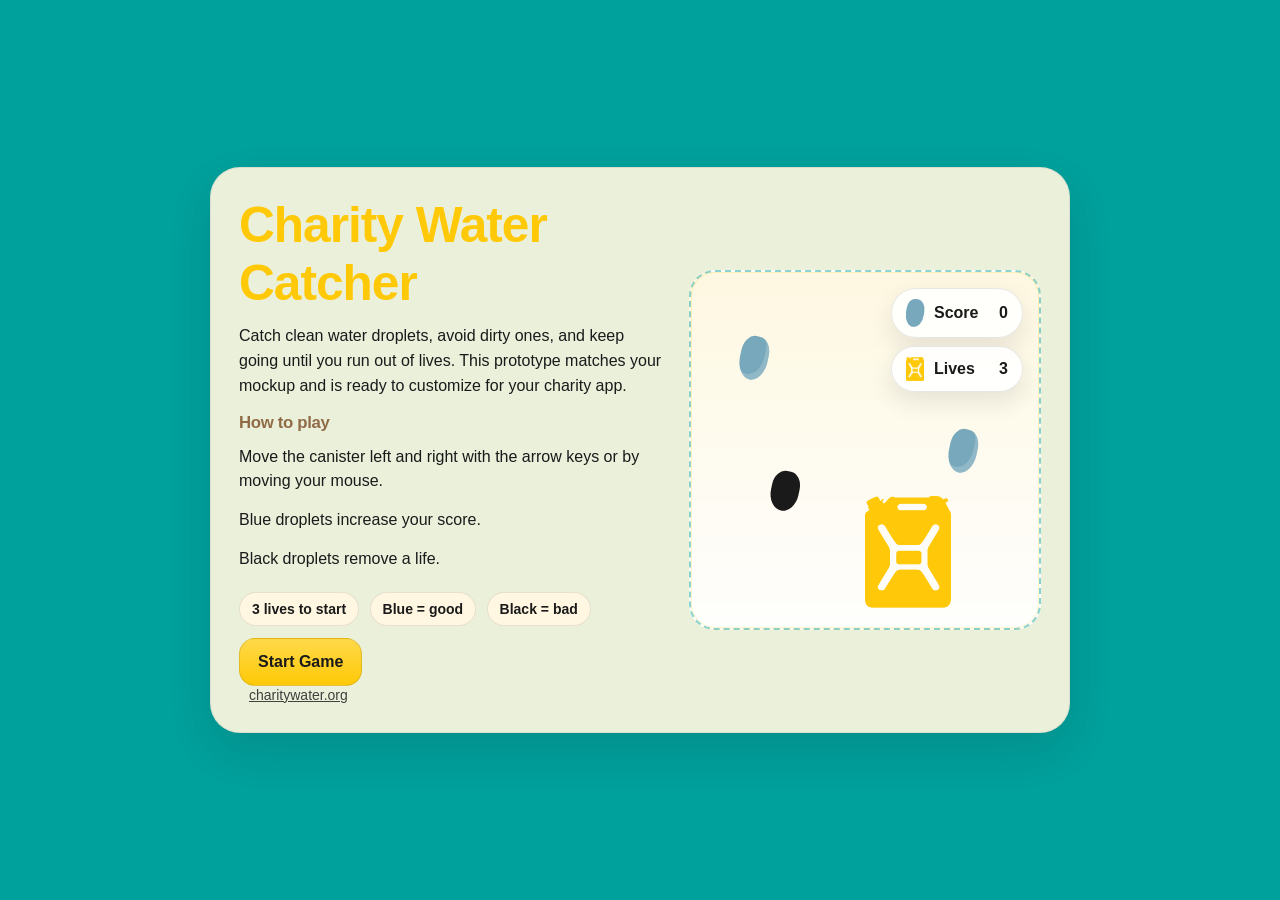
<file: index.html>
<!DOCTYPE html>
<html lang="en">

<head>
  <meta charset="UTF-8" />
  <meta name="viewport" content="width=device-width, initial-scale=1.0" />
  <link rel="stylesheet" href="css/styles.css">
  <title>Charity Water Catcher Prototype</title>

</head>

<body>
  <section id="landingScreen" class="screen active">
    <div class="card">
      <div class="hero">
        <div>
          <h1>Charity Water Catcher</h1>
          <p>Catch clean water droplets, avoid dirty ones, and keep going until you run out of lives. This prototype
            matches your mockup and is ready to customize for your charity app.</p>
          <h3>How to play</h3>
          <p>Move the canister left and right with the arrow keys or by moving your mouse. </p>
          <p>Blue droplets increase your score. </p>
          <p>Black droplets remove a life.</p>
          <div>
            <span class="tip">3 lives to start</span>
            <span class="tip">Blue = good</span>
            <span class="tip">Black = bad</span>
           </div>
          <div class="btn-row">
            <button id="startBtn" class="primary" onclick="window.location.href='gamescreen.html';">Start Game</button>
          </div>
          <a class="footer-note" href="https://www.charitywater.org/">charitywater.org</a>
        </div>
        <div class="mock-preview" aria-hidden="true">
          <div class="mini-ui">
            <div class="hud-item">
              <span><span class="icon-drop blue"></span> Score</span>
              <span id="scoreValue">0</span>
            </div>
            <div class="hud-item">
              <span>
                <span class="image">
                  <img src="png/jerry_can_yellow.png" alt="Jerry Can">
                </span>Lives </span>
              <span id="livesValue">3</span>
            </div>
          </div>
          <div class="sample-drop blue" style="left:14%; top:18%;"></div>
          <div class="sample-drop blue" style="left:74%; top:44%;"></div>
          <div class="sample-drop black" style="left:23%; top:56%; height:40px;"></div>
          <img src="png/jerry_can_yellow.png" alt="Jerry Can"
            style="width:86px; height:112px; position: absolute; bottom: 20px; left: 50%;">
        </div>
      </div>
    </div>
  </section>

</body>

<footer>
  <script src="js\game.js"></script>
</footer>

</html>
</file>
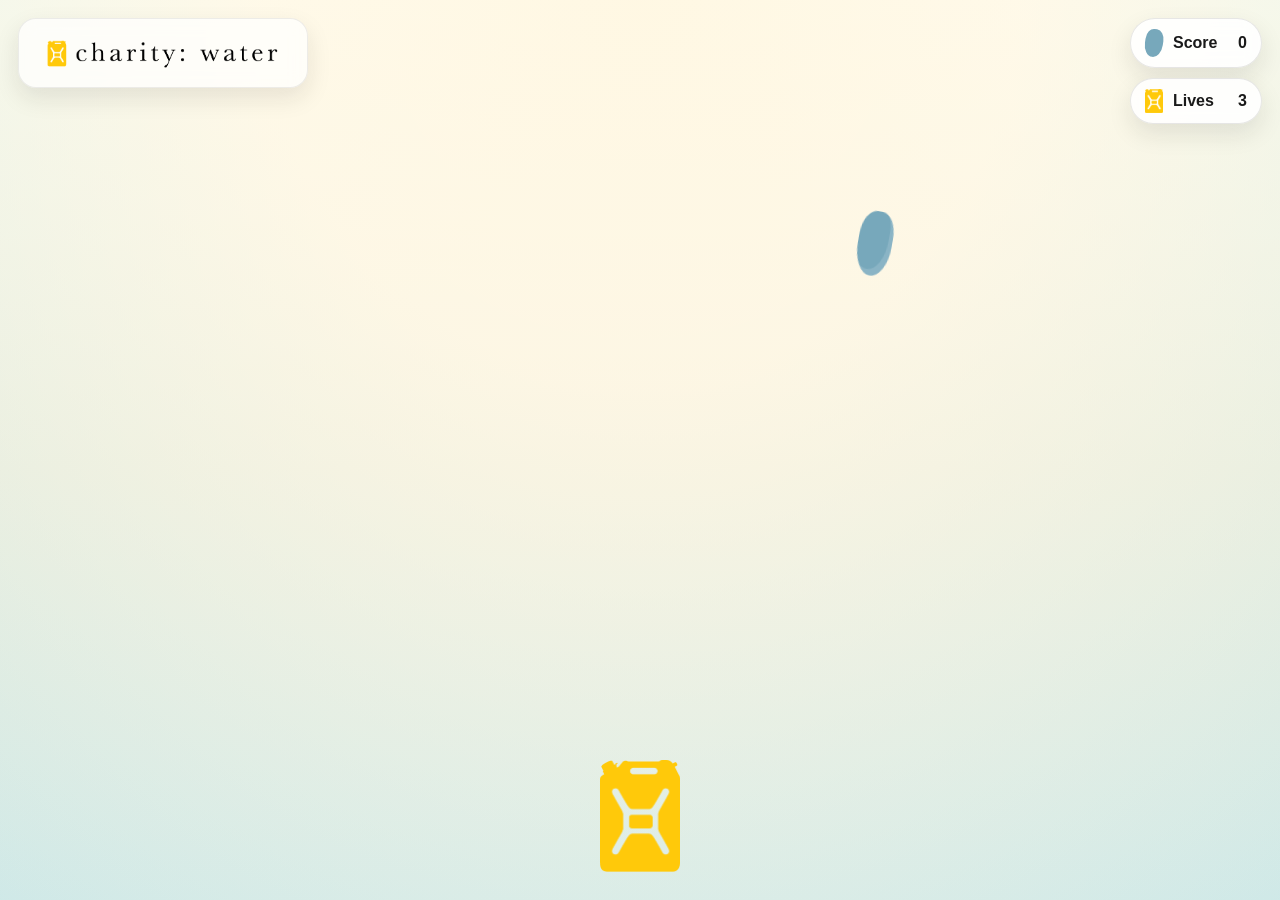
<file: gamescreen.html>
<html>

<head>
    <meta charset="UTF-8" />
    <meta name="viewport" content="width=device-width, initial-scale=1.0" />
    <link rel="stylesheet" href="css/styles.css">
    <title>Charity Water Catcher Prototype</title>

</head>

<body>
    <div id="gameWrap">
        <div>
            <img src="png/charitywater_logo_horizontal_BlackText.png" alt="Logo">
        </div>
        <div id="hud">
            <div class="hud-item">
                <span><span class="icon-drop blue"></span> Score</span>
                <span id="scoreValue">0</span>
            </div>
            <div class="hud-item">
                <span>
                    <span class="image">
                        <img src="png/jerry_can_yellow.png" alt="Jerry Can">
                    </span>Lives </span>
                <span id="livesValue">3</span>
            </div>
        </div>

        <div id="gameArea"></div>
        <div id="message"></div>
        <div id="centerNotice">
            <div class="noticeBox" id="centerNoticeText"></div>
        </div>

        <div id="Key Message"></div>

        <div id="gameOverOverlay" class="overlay hidden">
            <div class="card">
                <h2 class="title">Game Over</h2>
                <div class="big-score" id="finalScore">0</div>
                <p>You ran out of lives.</p>
                <p><span id="charityUrl" className="footer-note"><a href="https://www.charitywater.org/">charitywater.org</a></span></p>
                <div class="btn-row">
                    <button id="restartBtn" class="primary">Restart</button>
                    <button class="button secondary" onclick="window.location.href='index.html';">Back to Start</button>
                </div>
            </div>
        </div>
    </div>

</body>

<footer>
    <script src="js\game.js"></script>
</footer>

</html>
</file>
<file: css/styles.css>
:root {
  --primary: #ffc907; /* Signature Yellow */
  --primary-soft: #fff7e1;
  --secondary: #00a19d; /* Teal */
  --secondary-soft: #77a8bb;
  --ink: #1a1a1a;
  --muted: #8f6c46;
  --panel: rgba(255, 247, 225, 0.92);
  --panel-strong: #fff7e1;
  --line: #c8ccd1;
  --warm: #fed8c1;
  --good: #00a19d;
  --bad: #1a1a1a;
  --drop-blue: #77a8bb;
  --shadow: 0 18px 50px rgba(26, 26, 26, 0.14);
  --shadow-soft: 0 10px 24px rgba(26, 26, 26, 0.1);
}

* {
  box-sizing: border-box;
  font-family: "Proxima Nova", Arial, Helvetica, sans-serif;
}

html,
body {
  margin: 0;
  height: 100%;
  color: var(--ink);
  background: #00a19d;
}

body {
  overflow: hidden;
}

a {
  color: var(--secondary);
}

a:hover {
  color: var(--muted);
}

.screen {
  position: absolute;
  inset: 0;
  display: none;
  align-items: center;
  justify-content: center;
  padding: 24px;
}

.screen.active {
  display: flex;
}

.card {
  width: min(860px, 96vw);
  background: var(--panel);
  color: var(--ink);
  border: 1px solid rgba(26, 26, 26, 0.08);
  border-radius: 30px;
  box-shadow: var(--shadow);
  padding: 28px;
  backdrop-filter: blur(10px);
}

h1,
h2,
h3 {
  margin: 0 0 12px;
  color: var(--secondary);
  letter-spacing: -0.02em;
}

h1,
h2 {
  color: var(--primary);
}

h1 {
  font-size: clamp(2rem, 4vw, 3.1rem);
}

h2 {
  font-size: clamp(1.6rem, 3vw, 2.2rem);
}

h3 {
  color: var(--muted);
  font-size: 1.05rem;
}

p {
  line-height: 1.55;
  margin: 0 0 14px;
}

.hero {
  display: grid;
  grid-template-columns: 1.15fr 0.95fr;
  gap: 24px;
  align-items: center;
}

.mock-preview {
  border-radius: 26px;
  background: linear-gradient(
    180deg,
    rgba(255, 247, 225, 0.95),
    rgba(255, 255, 255, 0.92)
  );
  border: 2px dashed rgba(0, 161, 157, 0.45);
  min-height: 360px;
  position: relative;
  overflow: hidden;
  padding: 16px;
  box-shadow: inset 0 0 0 1px rgba(255, 201, 7, 0.18);
}

.mini-ui {
  position: absolute;
  top: 16px;
  right: 16px;
  display: flex;
  flex-direction: column;
  gap: 8px;
  align-items: flex-end;
  font-weight: 800;
}

.pill {
  background: var(--secondary);
  color: white;
  padding: 8px 12px;
  border-radius: 999px;
  border: 1px solid rgba(26, 26, 26, 0.08);
  box-shadow: var(--shadow-soft);
  display: inline-flex;
  align-items: center;
  gap: 8px;
}

.sample-drop {
  position: absolute;
  width: 28px;
  height: 44px;
  border-radius: 50% 50% 58% 58% / 45% 45% 55% 55%;
  transform: rotate(12deg);
}

.sample-drop.blue {
  background: var(--drop-blue);
  box-shadow: inset -4px -5px 0 rgba(255, 255, 255, 0.18);
}

.sample-drop.black {
  background: var(--ink);
}

.btn-row {
  display: flex;
  flex-wrap: wrap;
  gap: 12px;
  margin-top: 12px;
}

button {
  appearance: none;
  border: 0;
  border-radius: 16px;
  padding: 14px 18px;
  font-size: 16px;
  cursor: pointer;
  font-weight: 800;
  transition:
    transform 0.15s ease,
    box-shadow 0.15s ease,
    opacity 0.15s ease,
    background-color 0.15s ease,
    color 0.15s ease,
    border-color 0.15s ease;
}

button:hover {
  transform: translateY(-1px);
  box-shadow: 0 12px 25px rgba(26, 26, 26, 0.14);
}

button.primary {
  background: linear-gradient(180deg, #ffd94a 0%, var(--primary) 100%);
  color: var(--ink);
  border: 1px solid rgba(26, 26, 26, 0.12);
}

button.primary:hover {
  background: linear-gradient(180deg, #ffe06d 0%, #ffc907 100%);
}

button.secondary {
  background: transparent;
  color: var(--secondary);
  border: 1px solid rgba(0, 161, 157, 0.35);
}

button.secondary:hover {
  background: rgba(0, 161, 157, 0.08);
}

#gameScreen {
  align-items: stretch;
  justify-content: stretch;
  padding: 0;
}

#gameWrap {
  width: 100vw;
  height: 100vh;
  position: relative;
  overflow: hidden;
  background:
    radial-gradient(
      circle at top,
      rgba(255, 247, 225, 0.9) 0%,
      rgba(255, 247, 225, 0.68) 34%,
      rgba(0, 161, 157, 0.1) 100%
    ),
    linear-gradient(180deg, #fffef8 0%, #f7f3e7 52%, #e7f1f0 100%);
}

#gameWrap > div:first-child {
  position: absolute;
  top: 18px;
  left: 18px;
  z-index: 10;
  background: rgba(255, 255, 255, 0.72);
  border: 1px solid rgba(26, 26, 26, 0.08);
  border-radius: 18px;
  padding: 10px 14px;
  box-shadow: var(--shadow-soft);
  backdrop-filter: blur(8px);
}

#gameWrap > div:first-child img {
  display: block;
  max-width: min(260px, 68vw);
  height: auto;
}

#hud {
  position: absolute;
  top: 18px;
  right: 18px;
  z-index: 10;
  display: flex;
  flex-direction: column;
  gap: 10px;
  align-items: flex-end;
  font-weight: 800;
}

.hud-item {
  background: rgba(255, 255, 255, 0.88);
  border: 1px solid rgba(26, 26, 26, 0.1);
  border-radius: 999px;
  padding: 10px 14px;
  min-width: 132px;
  display: flex;
  align-items: center;
  justify-content: space-between;
  gap: 10px;
  box-shadow: var(--shadow-soft);
  backdrop-filter: blur(8px);
}

.hud-item > span,
.hud-item > div {
  display: flex;
  align-items: center;
}

.hud-text {
  display: flex;
  flex-direction: column;
  align-items: flex-start;
  justify-content: center;
  padding-top: 0;
  gap: 2px;
}

.hud-text p {
  margin: 0;
  line-height: 1;
}

.image {
  width: 18px;
  height: 24px;
  display: inline-flex;
  align-items: center;
  justify-content: center;
  margin-right: 10px;
}

.image img {
  width: 100%;
  height: 100%;
  object-fit: contain;
  display: block;
}

.icon-drop,
.icon-can {
  width: 18px;
  height: 28px;
  border-radius: 50% 50% 58% 58% / 45% 45% 55% 55%;
  display: inline-block;
  transform: rotate(8deg);
  flex: 0 0 auto;
  margin-right: 10px;
}

.icon-drop.blue {
  background: var(--drop-blue);
}

.icon-drop.black {
  background: var(--ink);
}

#gameArea {
  position: relative;
  width: 100vw;
  height: 100vh;
  overflow: hidden;
}

#player {
  position: absolute;
  left: 0;
  bottom: 28px;
  width: 86px;
  height: 112px;
  object-fit: contain;
  display: block;
  pointer-events: none;
}

.droplet {
  position: absolute;
  width: 48px;
  height: 64px;
  border-radius: 50% 50% 58% 58% / 45% 45% 55% 55%;
  transform: rotate(10deg);
  box-shadow: inset -4px -6px 0 rgba(255, 255, 255, 0.14);
  will-change: transform, left, top;
}

.droplet.blue {
  background: var(--drop-blue);
}

.droplet.black {
  background: var(--ink);
  box-shadow: none;
}

#message {
  position: absolute;
  bottom: 24px;
  right: 24px;
  z-index: 11;
  max-width: 260px;
  padding: 14px 16px;
  border-radius: 18px;
  background: rgba(255, 247, 225, 0.96);
  border: 2px solid rgba(0, 161, 157, 0.22);
  color: var(--secondary);
  font-weight: 800;
  box-shadow: var(--shadow-soft);
  opacity: 0;
  transform: translateY(8px);
  transition:
    opacity 0.2s ease,
    transform 0.2s ease;
  pointer-events: none;
}

#message.show {
  opacity: 1;
  transform: translateY(0);
}

#centerNotice {
  position: absolute;
  inset: 0;
  display: flex;
  align-items: center;
  justify-content: center;
  pointer-events: none;
  z-index: 12;
}

#centerNotice .noticeBox {
  background: rgba(255, 247, 225, 0.96);
  border: 2px solid rgba(255, 201, 7, 0.35);
  border-radius: 18px;
  padding: 18px 20px;
  font-size: 24px;
  font-weight: 900;
  box-shadow: var(--shadow);
  opacity: 0;
  transform: scale(0.94);
  transition:
    opacity 0.16s ease,
    transform 0.16s ease;
}

#centerNotice.show .noticeBox {
  opacity: 1;
  transform: scale(1);
}

.overlay {
  position: absolute;
  inset: 0;
  background: rgba(26, 26, 26, 0.4);
  display: flex;
  align-items: center;
  justify-content: center;
  z-index: 20;
  padding: 24px;
}

.overlay.hidden {
  display: none;
}

.overlay .card {
  max-width: 680px;
  text-align: center;
}

.big-score {
  font-size: 58px;
  margin: 8px 0 14px;
  font-weight: 900;
  color: var(--secondary);
}

.tip {
  display: inline-block;
  background: var(--primary-soft);
  color: var(--ink);
  padding: 8px 12px;
  border-radius: 999px;
  border: 1px solid rgba(26, 26, 26, 0.1);
  margin: 6px 6px 0 0;
  font-size: 14px;
  font-weight: 700;
}

a, 
a:visited, 
a:active {
  color: inherit;
}

.footer-note {
  margin-top: 10px;
  font-size: 14px;
  opacity: 0.82;
  padding-left: 10px;
  color: var(--ink);
}

#playerMessage {
  position: absolute;
  width: 140px;
  text-align: center;
  font-weight: 800;
  color: var(--secondary);
  background: rgba(255, 247, 225, 0.95);
  border-radius: 12px;
  padding: 6px 10px;
  box-shadow: var(--shadow-soft);
  opacity: 0;
  transition: opacity 0.2s ease;
  pointer-events: none;
}

#playerMessage.show {
  opacity: 1;
}

#playerKeyMessage {
  position: absolute;
  top: 90px;
  left: 50%;
  transform: translateX(-50%);

  z-index: 15;

  width: min(700px, 90vw);

  background: #fff7e1;
  border: 3px solid #ffc907;

  color: #1a1a1a;
  font-weight: 800;
  text-align: center;

  padding: 14px 20px;
  border-radius: 18px;

  box-shadow: 0 12px 30px rgba(0, 0, 0, 0.15);

  opacity: 0;
  transition: opacity 0.25s ease;

  pointer-events: none;
}

#playerKeyMessage.show {
  opacity: 1;
}

@media (max-width: 760px) {
  .hero {
    grid-template-columns: 1fr;
  }

  .mock-preview {
    min-height: 300px;
  }

  .hud-item {
    min-width: 110px;
  }

  #centerNotice .noticeBox {
    font-size: 18px;
  }

  .card {
    padding: 22px;
    border-radius: 24px;
  }

  #hud {
    top: 12px;
    right: 12px;
  }

  #gameWrap > div:first-child {
    top: 12px;
    left: 12px;
  }
}
</file>
